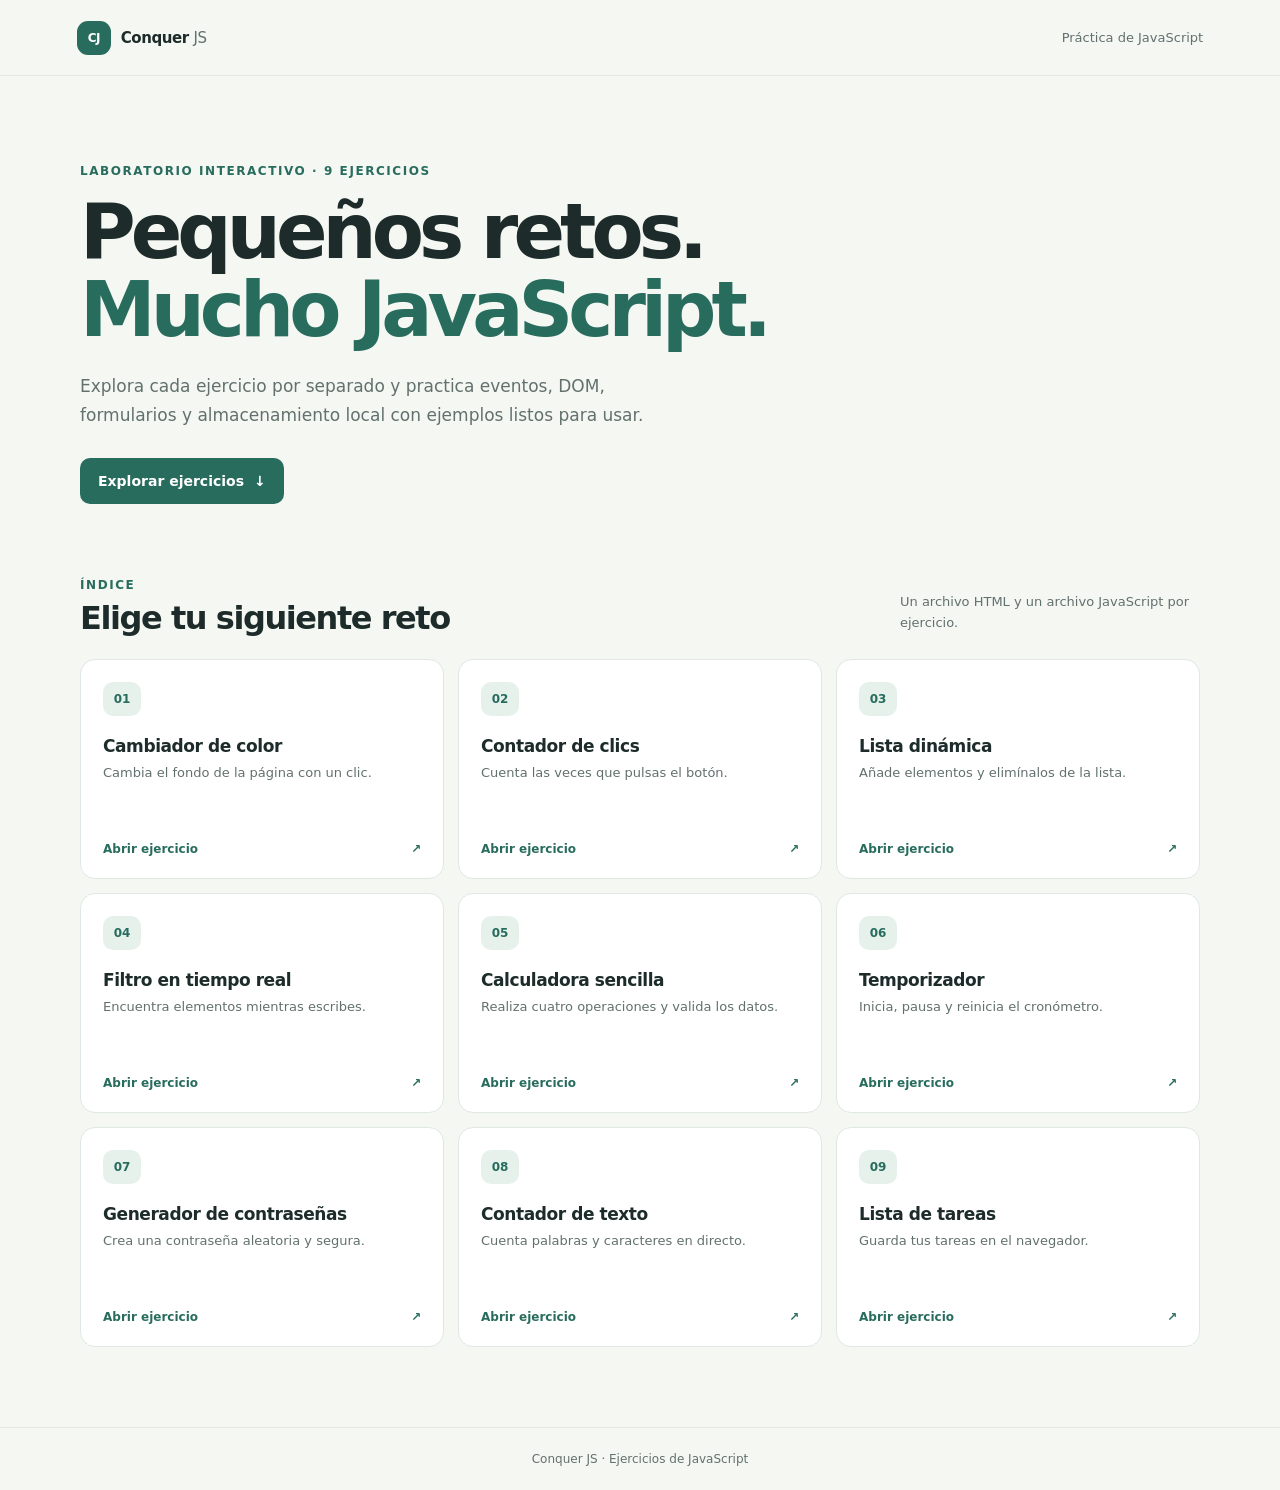
<file: conquer-js-ejercicios/index.html>
<!doctype html>
<html lang="es">
  <head>
    <meta charset="UTF-8" />
    <meta name="viewport" content="width=device-width, initial-scale=1" />
    <meta
      name="description"
      content="Nueve ejercicios interactivos para practicar JavaScript y el DOM."
    />
    <title>Conquer JS · Ejercicios</title>
    <link rel="stylesheet" href="styles.css" />
  </head>
  <body>
    <header class="site-header">
      <a class="brand" href="index.html" aria-label="Conquer JS, inicio">
        <span class="brand-mark">CJ</span>
        <span>Conquer <span class="brand-light">JS</span></span>
      </a>
      <span class="header-note">Práctica de JavaScript</span>
    </header>

    <main class="container">
      <section class="hero">
        <p class="eyebrow">Laboratorio interactivo · 9 ejercicios</p>
        <h1>Pequeños retos.<br /><span>Mucho JavaScript.</span></h1>
        <p class="hero-copy">
          Explora cada ejercicio por separado y practica eventos, DOM, formularios
          y almacenamiento local con ejemplos listos para usar.
        </p>
        <a class="button" href="#ejercicios">Explorar ejercicios <span aria-hidden="true">↓</span></a>
      </section>

      <section id="ejercicios" class="exercise-section" aria-labelledby="exercise-heading">
        <div class="section-heading">
          <div>
            <p class="eyebrow">Índice</p>
            <h2 id="exercise-heading">Elige tu siguiente reto</h2>
          </div>
          <p>Un archivo HTML y un archivo JavaScript por ejercicio.</p>
        </div>

        <div class="exercise-grid">
          <a class="exercise-card" href="js_ejercicio_1.html">
            <span class="exercise-number">01</span>
            <h3>Cambiador de color</h3>
            <p>Cambia el fondo de la página con un clic.</p>
            <span class="card-action">Abrir ejercicio <span aria-hidden="true">↗</span></span>
          </a>
          <a class="exercise-card" href="js_ejercicio_2.html">
            <span class="exercise-number">02</span>
            <h3>Contador de clics</h3>
            <p>Cuenta las veces que pulsas el botón.</p>
            <span class="card-action">Abrir ejercicio <span aria-hidden="true">↗</span></span>
          </a>
          <a class="exercise-card" href="js_ejercicio_3.html">
            <span class="exercise-number">03</span>
            <h3>Lista dinámica</h3>
            <p>Añade elementos y elimínalos de la lista.</p>
            <span class="card-action">Abrir ejercicio <span aria-hidden="true">↗</span></span>
          </a>
          <a class="exercise-card" href="js_ejercicio_4.html">
            <span class="exercise-number">04</span>
            <h3>Filtro en tiempo real</h3>
            <p>Encuentra elementos mientras escribes.</p>
            <span class="card-action">Abrir ejercicio <span aria-hidden="true">↗</span></span>
          </a>
          <a class="exercise-card" href="js_ejercicio_5.html">
            <span class="exercise-number">05</span>
            <h3>Calculadora sencilla</h3>
            <p>Realiza cuatro operaciones y valida los datos.</p>
            <span class="card-action">Abrir ejercicio <span aria-hidden="true">↗</span></span>
          </a>
          <a class="exercise-card" href="js_ejercicio_6.html">
            <span class="exercise-number">06</span>
            <h3>Temporizador</h3>
            <p>Inicia, pausa y reinicia el cronómetro.</p>
            <span class="card-action">Abrir ejercicio <span aria-hidden="true">↗</span></span>
          </a>
          <a class="exercise-card" href="js_ejercicio_7.html">
            <span class="exercise-number">07</span>
            <h3>Generador de contraseñas</h3>
            <p>Crea una contraseña aleatoria y segura.</p>
            <span class="card-action">Abrir ejercicio <span aria-hidden="true">↗</span></span>
          </a>
          <a class="exercise-card" href="js_ejercicio_8.html">
            <span class="exercise-number">08</span>
            <h3>Contador de texto</h3>
            <p>Cuenta palabras y caracteres en directo.</p>
            <span class="card-action">Abrir ejercicio <span aria-hidden="true">↗</span></span>
          </a>
          <a class="exercise-card" href="js_ejercicio_9.html">
            <span class="exercise-number">09</span>
            <h3>Lista de tareas</h3>
            <p>Guarda tus tareas en el navegador.</p>
            <span class="card-action">Abrir ejercicio <span aria-hidden="true">↗</span></span>
          </a>
        </div>
      </section>
    </main>

    <footer class="site-footer">
      <p>Conquer JS <span aria-hidden="true">·</span> Ejercicios de JavaScript</p>
    </footer>
  </body>
</html>
</file>
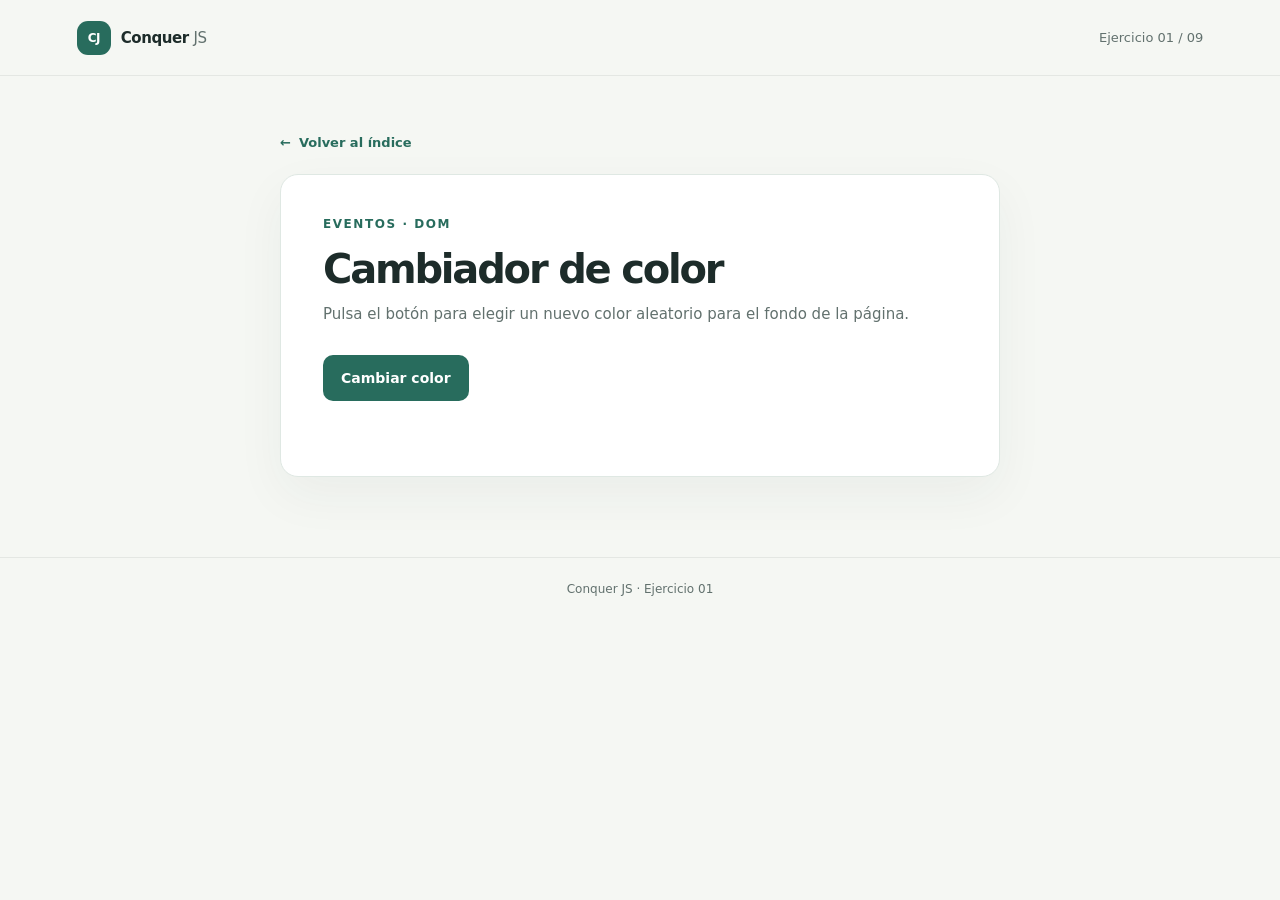
<file: conquer-js-ejercicios/js_ejercicio_1.html>
<!doctype html>
<html lang="es">
  <head>
    <meta charset="UTF-8" />
    <meta name="viewport" content="width=device-width, initial-scale=1" />
    <title>01 · Cambiador de color · Conquer JS</title>
    <link rel="stylesheet" href="styles.css" />
    <script src="js_ejercicio1.js" defer></script>
  </head>
  <body>
    <header class="site-header">
      <a class="brand" href="index.html"><span class="brand-mark">CJ</span><span>Conquer <span class="brand-light">JS</span></span></a>
      <span class="header-note">Ejercicio 01 / 09</span>
    </header>
    <main class="page-shell">
      <a class="back-link" href="index.html"><span aria-hidden="true">←</span> Volver al índice</a>
      <section class="exercise-panel">
        <p class="eyebrow">Eventos · DOM</p>
        <h1>Cambiador de color</h1>
        <p class="exercise-description">Pulsa el botón para elegir un nuevo color aleatorio para el fondo de la página.</p>
        <button class="button" id="change-color" type="button">Cambiar color</button>
        <p class="status" id="color-status" aria-live="polite"></p>
      </section>
    </main>
    <footer class="site-footer"><p>Conquer JS <span aria-hidden="true">·</span> Ejercicio 01</p></footer>
  </body>
</html>
</file>
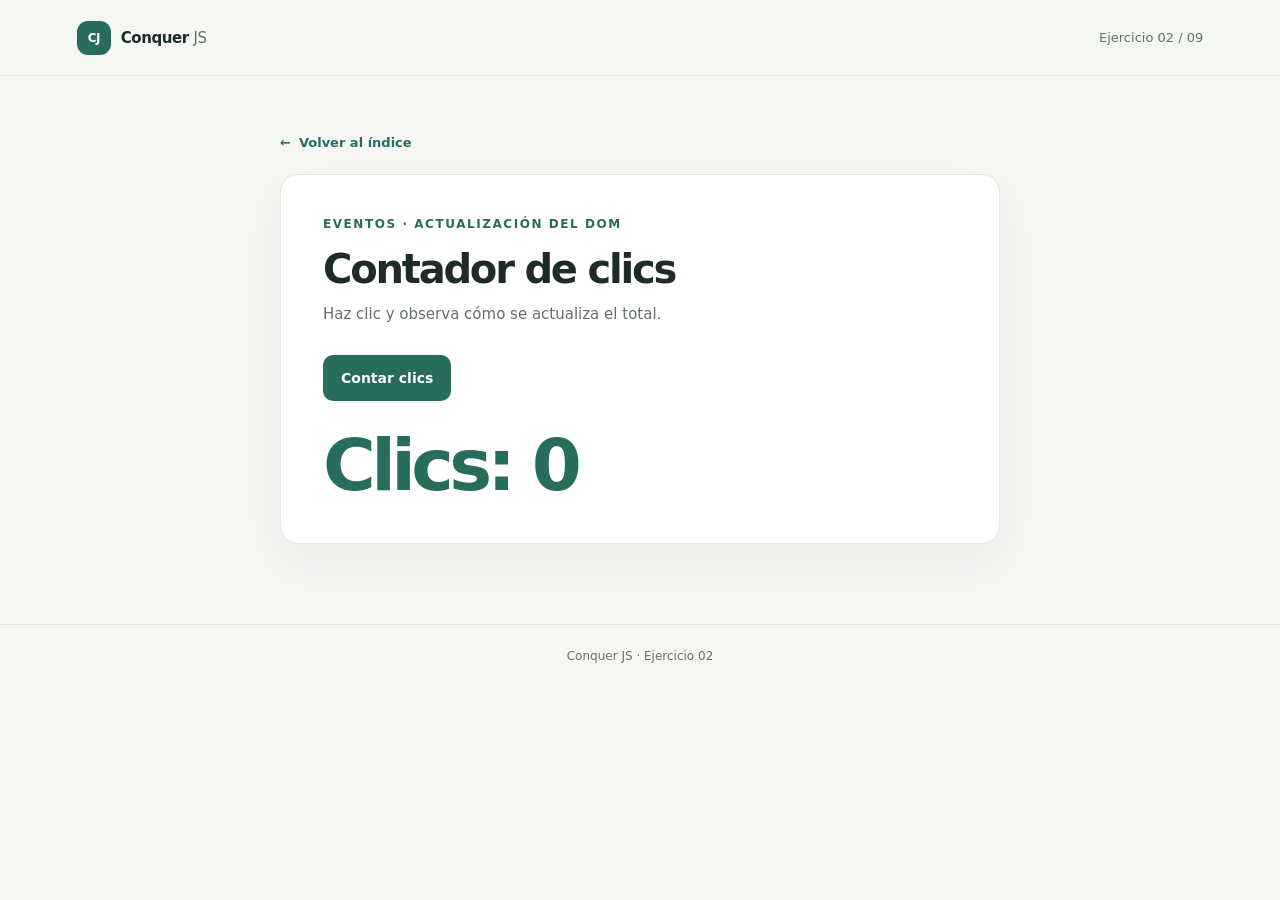
<file: conquer-js-ejercicios/js_ejercicio_2.html>
<!doctype html>
<html lang="es">
  <head>
    <meta charset="UTF-8" />
    <meta name="viewport" content="width=device-width, initial-scale=1" />
    <title>02 · Contador de clics · Conquer JS</title>
    <link rel="stylesheet" href="styles.css" />
    <script src="js_ejercicio2.js" defer></script>
  </head>
  <body>
    <header class="site-header">
      <a class="brand" href="index.html"><span class="brand-mark">CJ</span><span>Conquer <span class="brand-light">JS</span></span></a>
      <span class="header-note">Ejercicio 02 / 09</span>
    </header>
    <main class="page-shell">
      <a class="back-link" href="index.html"><span aria-hidden="true">←</span> Volver al índice</a>
      <section class="exercise-panel">
        <p class="eyebrow">Eventos · Actualización del DOM</p>
        <h1>Contador de clics</h1>
        <p class="exercise-description">Haz clic y observa cómo se actualiza el total.</p>
        <button class="button" id="count-clicks" type="button">Contar clics</button>
        <p class="counter-display" id="click-count" aria-live="polite">Clics: 0</p>
      </section>
    </main>
    <footer class="site-footer"><p>Conquer JS <span aria-hidden="true">·</span> Ejercicio 02</p></footer>
  </body>
</html>
</file>
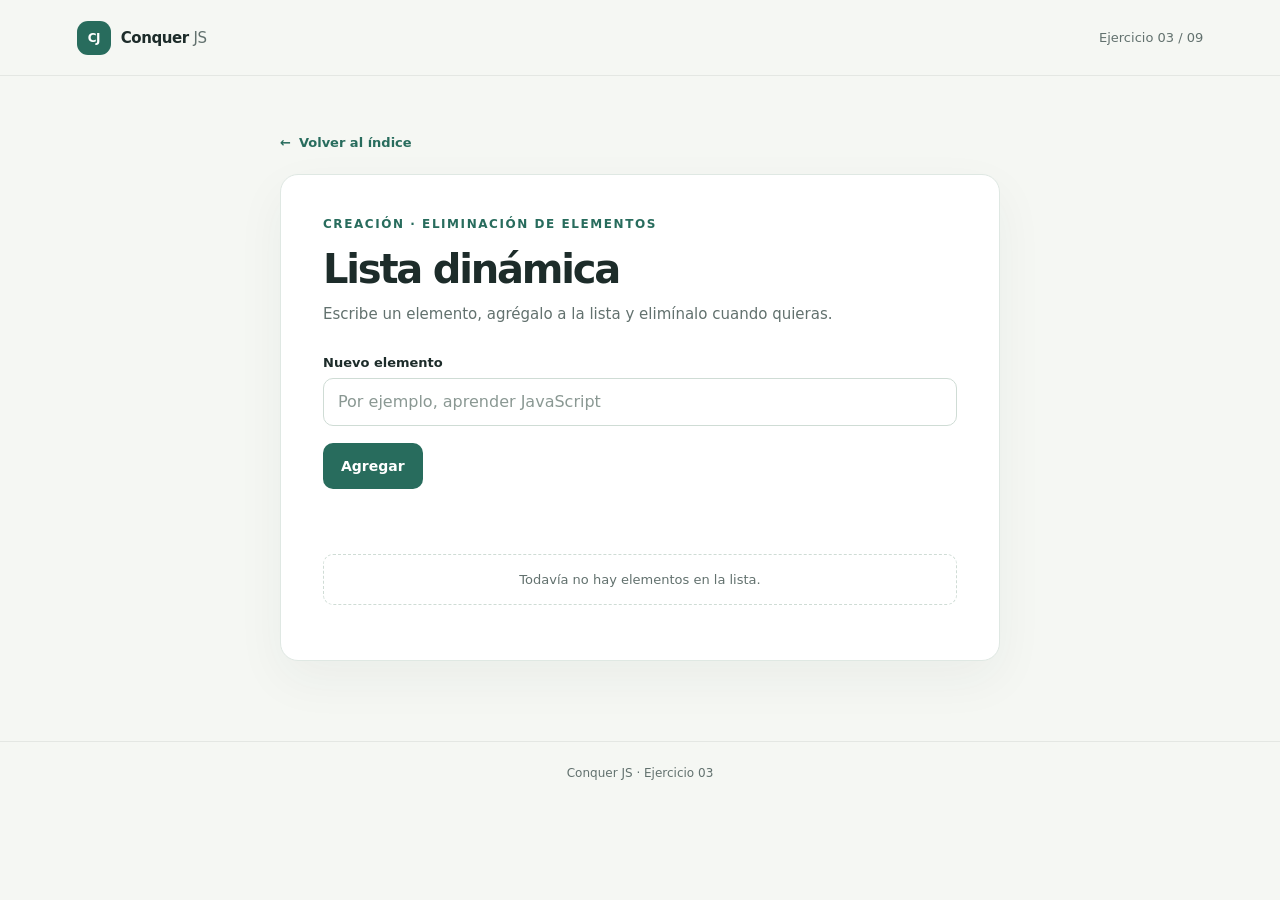
<file: conquer-js-ejercicios/js_ejercicio_3.html>
<!doctype html>
<html lang="es">
  <head>
    <meta charset="UTF-8" />
    <meta name="viewport" content="width=device-width, initial-scale=1" />
    <title>03 · Lista dinámica · Conquer JS</title>
    <link rel="stylesheet" href="styles.css" />
    <script src="js_ejercicio3.js" defer></script>
  </head>
  <body>
    <header class="site-header">
      <a class="brand" href="index.html"><span class="brand-mark">CJ</span><span>Conquer <span class="brand-light">JS</span></span></a>
      <span class="header-note">Ejercicio 03 / 09</span>
    </header>
    <main class="page-shell">
      <a class="back-link" href="index.html"><span aria-hidden="true">←</span> Volver al índice</a>
      <section class="exercise-panel">
        <p class="eyebrow">Creación · Eliminación de elementos</p>
        <h1>Lista dinámica</h1>
        <p class="exercise-description">Escribe un elemento, agrégalo a la lista y elimínalo cuando quieras.</p>
        <form id="item-form">
          <div class="field">
            <label for="item-input">Nuevo elemento</label>
            <input class="text-input" id="item-input" name="item" type="text" placeholder="Por ejemplo, aprender JavaScript" autocomplete="off" />
          </div>
          <button class="button" type="submit">Agregar</button>
        </form>
        <p class="status" id="list-status" aria-live="polite"></p>
        <ul class="item-list" id="item-list" aria-label="Elementos agregados"></ul>
        <p class="empty-state" id="empty-list">Todavía no hay elementos en la lista.</p>
      </section>
    </main>
    <footer class="site-footer"><p>Conquer JS <span aria-hidden="true">·</span> Ejercicio 03</p></footer>
  </body>
</html>
</file>
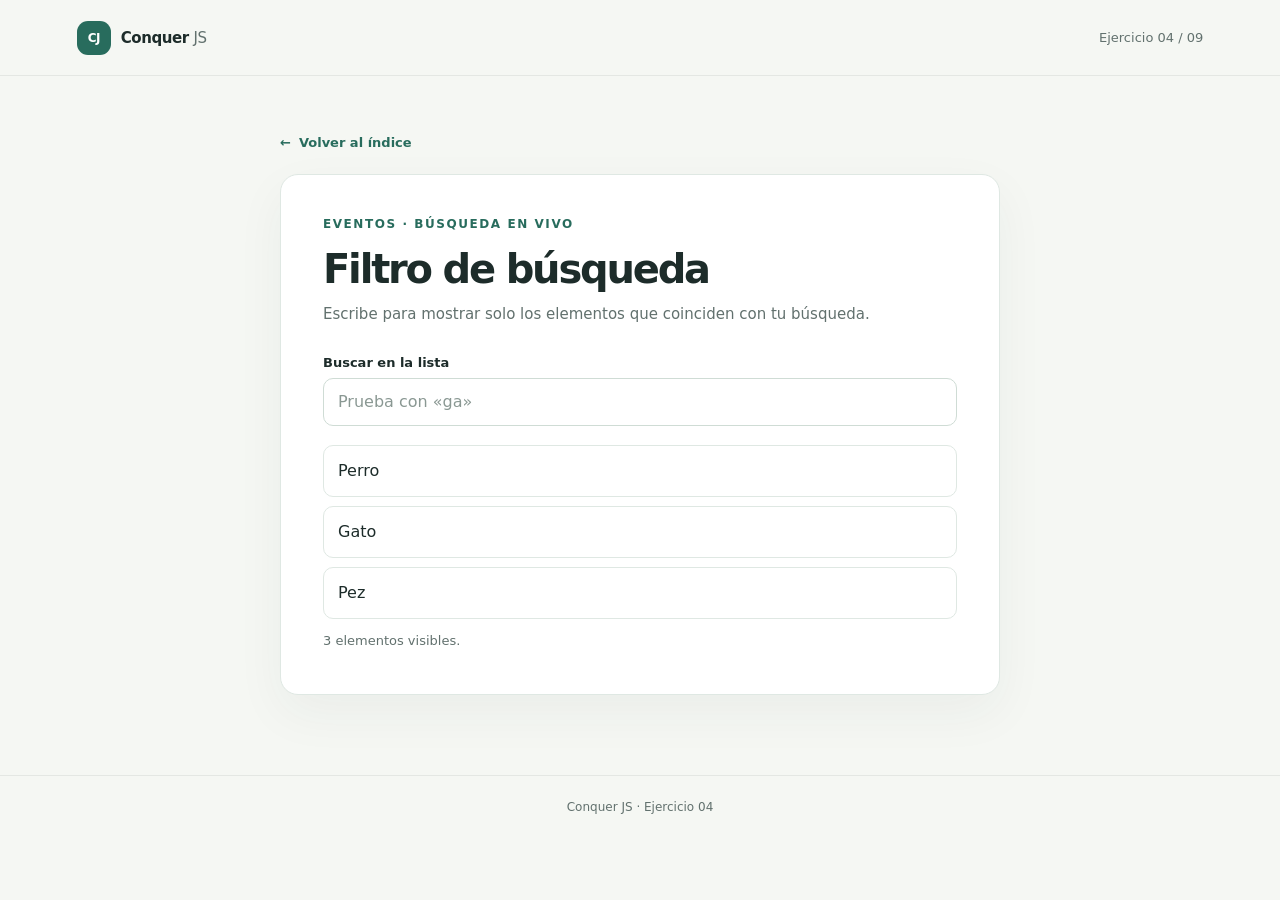
<file: conquer-js-ejercicios/js_ejercicio_4.html>
<!doctype html>
<html lang="es">
  <head>
    <meta charset="UTF-8" />
    <meta name="viewport" content="width=device-width, initial-scale=1" />
    <title>04 · Filtro en tiempo real · Conquer JS</title>
    <link rel="stylesheet" href="styles.css" />
    <script src="js_ejercicio4.js" defer></script>
  </head>
  <body>
    <header class="site-header">
      <a class="brand" href="index.html"><span class="brand-mark">CJ</span><span>Conquer <span class="brand-light">JS</span></span></a>
      <span class="header-note">Ejercicio 04 / 09</span>
    </header>
    <main class="page-shell">
      <a class="back-link" href="index.html"><span aria-hidden="true">←</span> Volver al índice</a>
      <section class="exercise-panel">
        <p class="eyebrow">Eventos · Búsqueda en vivo</p>
        <h1>Filtro de búsqueda</h1>
        <p class="exercise-description">Escribe para mostrar solo los elementos que coinciden con tu búsqueda.</p>
        <div class="field">
          <label for="search-input">Buscar en la lista</label>
          <input class="text-input" id="search-input" type="search" placeholder="Prueba con «ga»" autocomplete="off" />
        </div>
        <ul class="item-list filter-list" id="animal-list" aria-label="Animales">
          <li class="list-item" data-filter-item>Perro</li>
          <li class="list-item" data-filter-item>Gato</li>
          <li class="list-item" data-filter-item>Pez</li>
        </ul>
        <p class="status" id="filter-status" aria-live="polite"></p>
      </section>
    </main>
    <footer class="site-footer"><p>Conquer JS <span aria-hidden="true">·</span> Ejercicio 04</p></footer>
  </body>
</html>
</file>
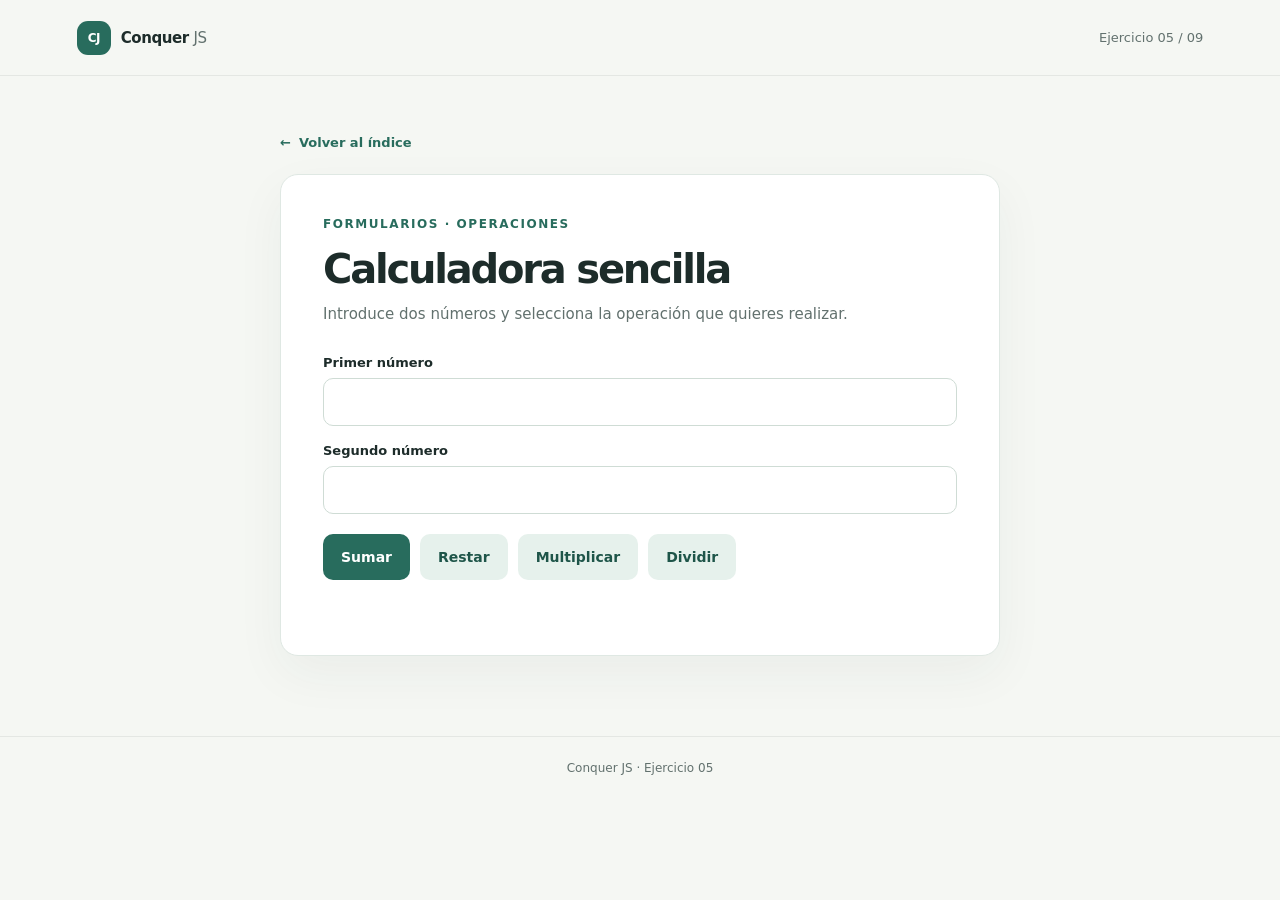
<file: conquer-js-ejercicios/js_ejercicio_5.html>
<!doctype html>
<html lang="es">
  <head>
    <meta charset="UTF-8" />
    <meta name="viewport" content="width=device-width, initial-scale=1" />
    <title>05 · Calculadora sencilla · Conquer JS</title>
    <link rel="stylesheet" href="styles.css" />
    <script src="js_ejercicio5.js" defer></script>
  </head>
  <body>
    <header class="site-header">
      <a class="brand" href="index.html"><span class="brand-mark">CJ</span><span>Conquer <span class="brand-light">JS</span></span></a>
      <span class="header-note">Ejercicio 05 / 09</span>
    </header>
    <main class="page-shell">
      <a class="back-link" href="index.html"><span aria-hidden="true">←</span> Volver al índice</a>
      <section class="exercise-panel">
        <p class="eyebrow">Formularios · Operaciones</p>
        <h1>Calculadora sencilla</h1>
        <p class="exercise-description">Introduce dos números y selecciona la operación que quieres realizar.</p>
        <form id="calculator-form" novalidate>
          <div class="field">
            <label for="first-number">Primer número</label>
            <input class="number-input" id="first-number" type="number" step="any" inputmode="decimal" />
          </div>
          <div class="field">
            <label for="second-number">Segundo número</label>
            <input class="number-input" id="second-number" type="number" step="any" inputmode="decimal" />
          </div>
          <div class="button-row" aria-label="Operaciones">
            <button class="button" type="button" data-operation="add">Sumar</button>
            <button class="button button-secondary" type="button" data-operation="subtract">Restar</button>
            <button class="button button-secondary" type="button" data-operation="multiply">Multiplicar</button>
            <button class="button button-secondary" type="button" data-operation="divide">Dividir</button>
          </div>
        </form>
        <p class="result" id="calculation-result" aria-live="polite"></p>
        <p class="status status-error" id="calculator-error" aria-live="polite"></p>
      </section>
    </main>
    <footer class="site-footer"><p>Conquer JS <span aria-hidden="true">·</span> Ejercicio 05</p></footer>
  </body>
</html>
</file>
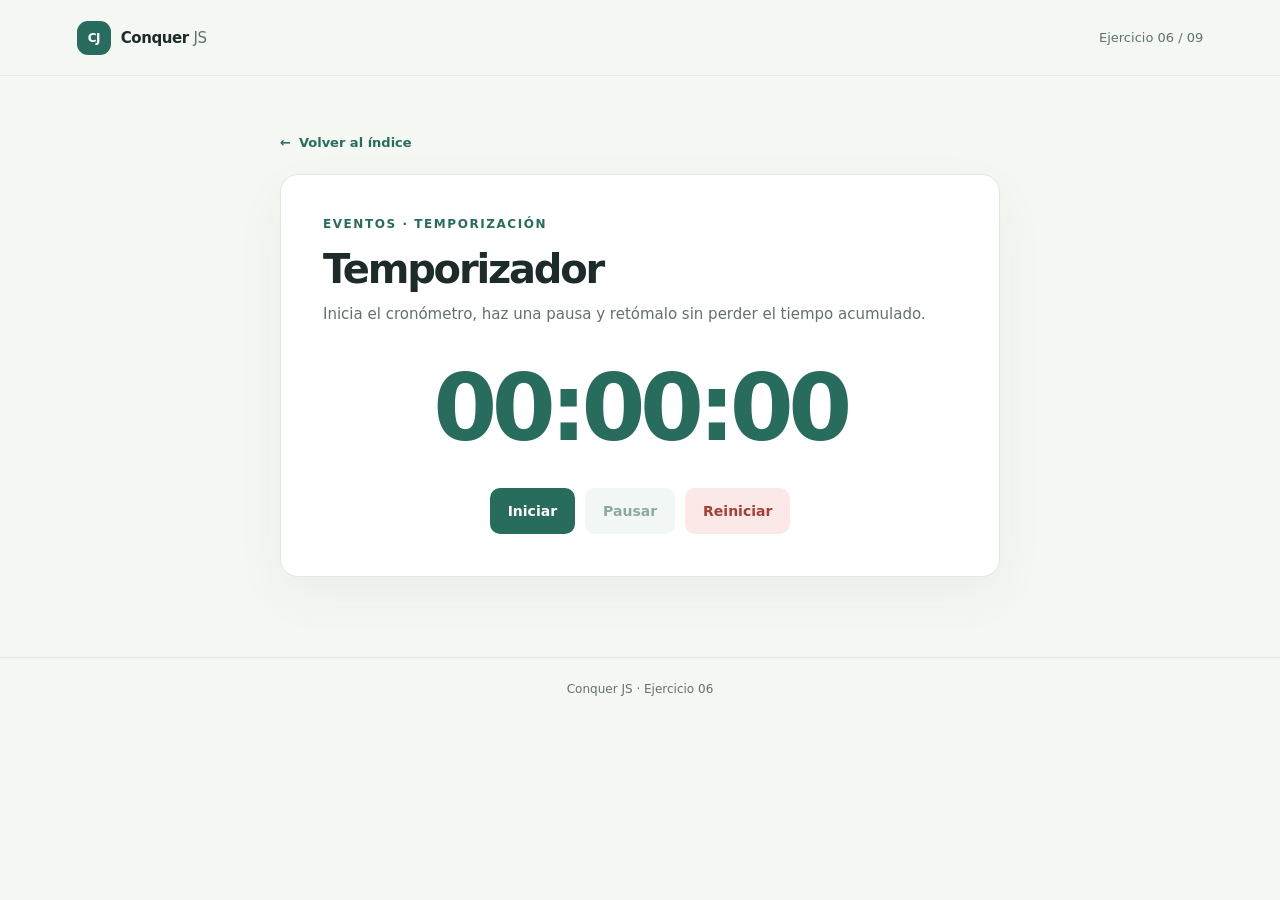
<file: conquer-js-ejercicios/js_ejercicio_6.html>
<!doctype html>
<html lang="es">
  <head>
    <meta charset="UTF-8" />
    <meta name="viewport" content="width=device-width, initial-scale=1" />
    <title>06 · Temporizador · Conquer JS</title>
    <link rel="stylesheet" href="styles.css" />
    <script src="js_ejercicio6.js" defer></script>
  </head>
  <body>
    <header class="site-header">
      <a class="brand" href="index.html"><span class="brand-mark">CJ</span><span>Conquer <span class="brand-light">JS</span></span></a>
      <span class="header-note">Ejercicio 06 / 09</span>
    </header>
    <main class="page-shell">
      <a class="back-link" href="index.html"><span aria-hidden="true">←</span> Volver al índice</a>
      <section class="exercise-panel">
        <p class="eyebrow">Eventos · Temporización</p>
        <h1>Temporizador</h1>
        <p class="exercise-description">Inicia el cronómetro, haz una pausa y retómalo sin perder el tiempo acumulado.</p>
        <p class="timer-display" id="timer-display" role="timer" aria-label="Tiempo transcurrido">00:00:00</p>
        <div class="button-row timer-controls">
          <button class="button" id="start-timer" type="button">Iniciar</button>
          <button class="button button-secondary" id="pause-timer" type="button" disabled>Pausar</button>
          <button class="button button-danger" id="reset-timer" type="button">Reiniciar</button>
        </div>
      </section>
    </main>
    <footer class="site-footer"><p>Conquer JS <span aria-hidden="true">·</span> Ejercicio 06</p></footer>
  </body>
</html>
</file>
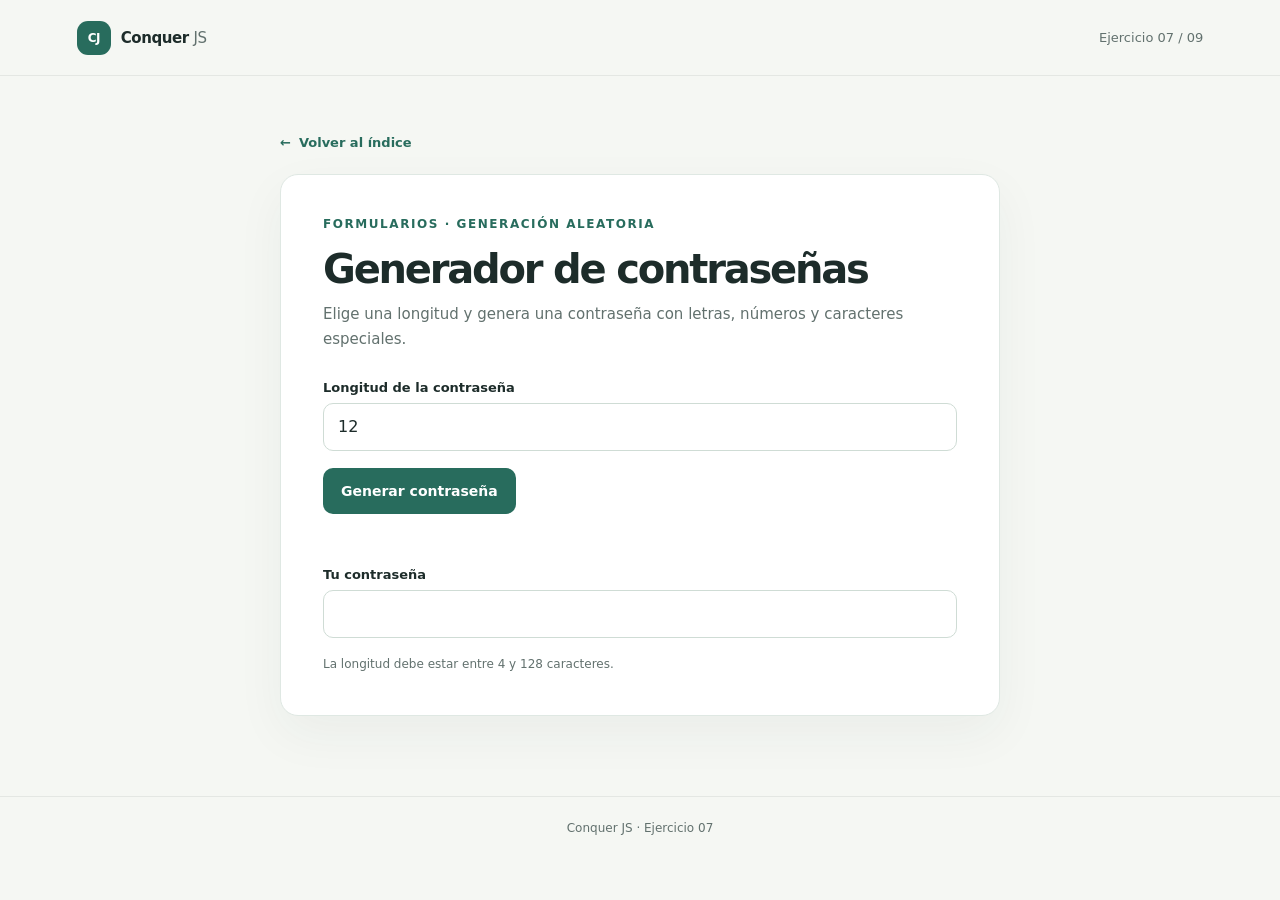
<file: conquer-js-ejercicios/js_ejercicio_7.html>
<!doctype html>
<html lang="es">
  <head>
    <meta charset="UTF-8" />
    <meta name="viewport" content="width=device-width, initial-scale=1" />
    <title>07 · Generador de contraseñas · Conquer JS</title>
    <link rel="stylesheet" href="styles.css" />
    <script src="js_ejercicio7.js" defer></script>
  </head>
  <body>
    <header class="site-header">
      <a class="brand" href="index.html"><span class="brand-mark">CJ</span><span>Conquer <span class="brand-light">JS</span></span></a>
      <span class="header-note">Ejercicio 07 / 09</span>
    </header>
    <main class="page-shell">
      <a class="back-link" href="index.html"><span aria-hidden="true">←</span> Volver al índice</a>
      <section class="exercise-panel">
        <p class="eyebrow">Formularios · Generación aleatoria</p>
        <h1>Generador de contraseñas</h1>
        <p class="exercise-description">Elige una longitud y genera una contraseña con letras, números y caracteres especiales.</p>
        <form id="password-form" novalidate>
          <div class="field">
            <label for="password-length">Longitud de la contraseña</label>
            <input class="number-input" id="password-length" type="number" min="4" max="128" step="1" value="12" inputmode="numeric" />
          </div>
          <button class="button" type="submit">Generar contraseña</button>
        </form>
        <p class="status status-error" id="password-error" aria-live="polite"></p>
        <div class="field password-output-field">
          <label for="generated-password">Tu contraseña</label>
          <input class="text-input" id="generated-password" type="text" readonly aria-live="polite" />
        </div>
        <p class="helper">La longitud debe estar entre 4 y 128 caracteres.</p>
      </section>
    </main>
    <footer class="site-footer"><p>Conquer JS <span aria-hidden="true">·</span> Ejercicio 07</p></footer>
  </body>
</html>
</file>
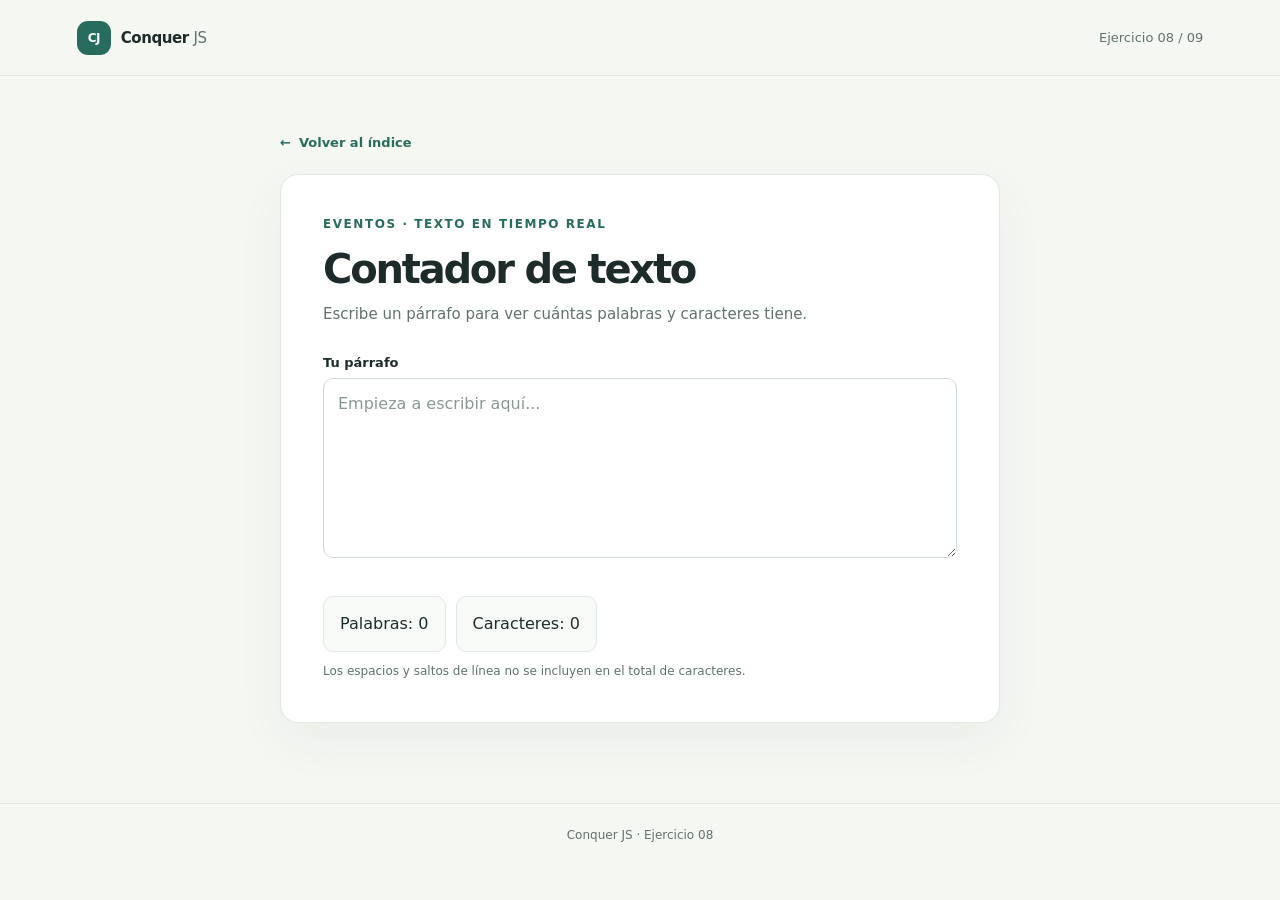
<file: conquer-js-ejercicios/js_ejercicio_8.html>
<!doctype html>
<html lang="es">
  <head>
    <meta charset="UTF-8" />
    <meta name="viewport" content="width=device-width, initial-scale=1" />
    <title>08 · Contador de palabras y caracteres · Conquer JS</title>
    <link rel="stylesheet" href="styles.css" />
    <script src="js_ejercicio8.js" defer></script>
  </head>
  <body>
    <header class="site-header">
      <a class="brand" href="index.html"><span class="brand-mark">CJ</span><span>Conquer <span class="brand-light">JS</span></span></a>
      <span class="header-note">Ejercicio 08 / 09</span>
    </header>
    <main class="page-shell">
      <a class="back-link" href="index.html"><span aria-hidden="true">←</span> Volver al índice</a>
      <section class="exercise-panel">
        <p class="eyebrow">Eventos · Texto en tiempo real</p>
        <h1>Contador de texto</h1>
        <p class="exercise-description">Escribe un párrafo para ver cuántas palabras y caracteres tiene.</p>
        <div class="field">
          <label for="paragraph-input">Tu párrafo</label>
          <textarea class="text-area" id="paragraph-input" placeholder="Empieza a escribir aquí..."></textarea>
        </div>
        <div class="button-row" aria-live="polite">
          <p class="result" id="word-count">Palabras: 0</p>
          <p class="result" id="character-count">Caracteres: 0</p>
        </div>
        <p class="helper">Los espacios y saltos de línea no se incluyen en el total de caracteres.</p>
      </section>
    </main>
    <footer class="site-footer"><p>Conquer JS <span aria-hidden="true">·</span> Ejercicio 08</p></footer>
  </body>
</html>
</file>
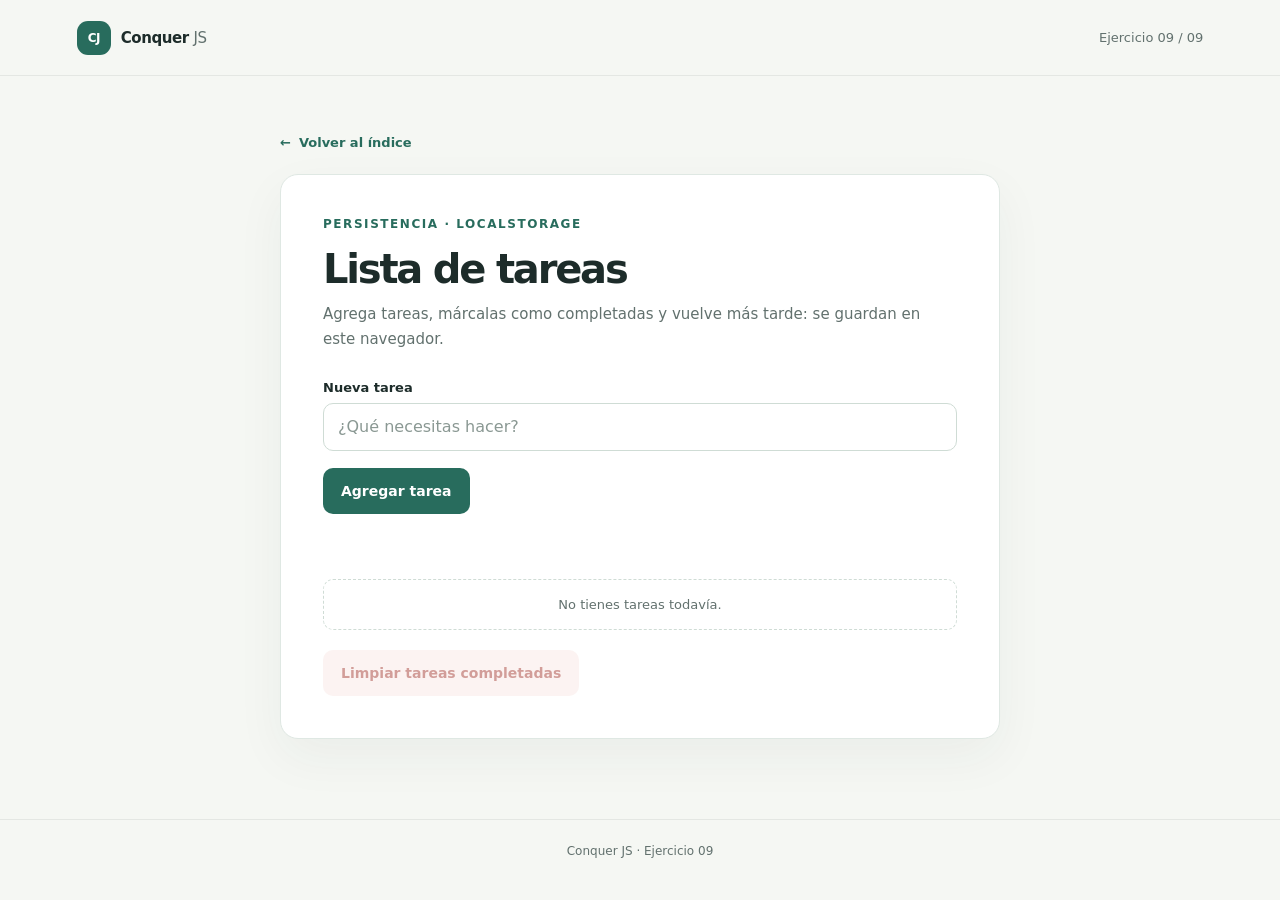
<file: conquer-js-ejercicios/js_ejercicio_9.html>
<!doctype html>
<html lang="es">
  <head>
    <meta charset="UTF-8" />
    <meta name="viewport" content="width=device-width, initial-scale=1" />
    <title>09 · Lista de tareas · Conquer JS</title>
    <link rel="stylesheet" href="styles.css" />
    <script src="js_ejercicio9.js" defer></script>
  </head>
  <body>
    <header class="site-header">
      <a class="brand" href="index.html"><span class="brand-mark">CJ</span><span>Conquer <span class="brand-light">JS</span></span></a>
      <span class="header-note">Ejercicio 09 / 09</span>
    </header>
    <main class="page-shell">
      <a class="back-link" href="index.html"><span aria-hidden="true">←</span> Volver al índice</a>
      <section class="exercise-panel">
        <p class="eyebrow">Persistencia · LocalStorage</p>
        <h1>Lista de tareas</h1>
        <p class="exercise-description">Agrega tareas, márcalas como completadas y vuelve más tarde: se guardan en este navegador.</p>
        <form id="task-form">
          <div class="field">
            <label for="task-input">Nueva tarea</label>
            <input class="text-input" id="task-input" type="text" placeholder="¿Qué necesitas hacer?" autocomplete="off" />
          </div>
          <button class="button" type="submit">Agregar tarea</button>
        </form>
        <p class="status" id="task-status" aria-live="polite"></p>
        <ul class="item-list" id="task-list" aria-label="Tus tareas"></ul>
        <p class="empty-state" id="empty-tasks">No tienes tareas todavía.</p>
        <div class="button-row">
          <button class="button button-danger" id="clear-completed" type="button" disabled>Limpiar tareas completadas</button>
        </div>
      </section>
    </main>
    <footer class="site-footer"><p>Conquer JS <span aria-hidden="true">·</span> Ejercicio 09</p></footer>
  </body>
</html>
</file>
<file: conquer-js-ejercicios/styles.css>
:root {
  color-scheme: light;
  --ink: #1d2c2a;
  --muted: #62716e;
  --accent: #286c5d;
  --accent-dark: #1e5549;
  --accent-soft: #e6f1ec;
  --surface: #ffffff;
  --line: #dfe8e3;
  --page-bg: #f5f7f3;
  --danger: #a63e36;
  font-family: Inter, ui-sans-serif, system-ui, -apple-system, BlinkMacSystemFont, "Segoe UI", sans-serif;
}

* {
  box-sizing: border-box;
}

html {
  scroll-behavior: smooth;
}

body {
  min-width: 320px;
  min-height: 100vh;
  margin: 0;
  color: var(--ink);
  background: var(--page-bg);
  transition: background-color 240ms ease;
}

a {
  color: inherit;
}

button,
input,
textarea {
  font: inherit;
}

button,
a,
input,
textarea {
  -webkit-tap-highlight-color: transparent;
}

:focus-visible {
  outline: 3px solid #e6a84b;
  outline-offset: 3px;
}

.site-header {
  display: flex;
  min-height: 76px;
  align-items: center;
  justify-content: space-between;
  padding: 0 max(6vw, 24px);
  border-bottom: 1px solid rgb(29 44 42 / 8%);
}

.brand {
  display: inline-flex;
  align-items: center;
  gap: 10px;
  color: var(--ink);
  font-size: 15px;
  font-weight: 800;
  letter-spacing: -0.03em;
  text-decoration: none;
}

.brand-mark {
  display: grid;
  width: 34px;
  height: 34px;
  place-items: center;
  border-radius: 11px;
  color: #fff;
  background: var(--accent);
  font-size: 12px;
  letter-spacing: -0.04em;
}

.brand-light,
.header-note {
  color: var(--muted);
  font-weight: 500;
}

.header-note {
  font-size: 13px;
}

.container {
  width: min(1120px, calc(100% - 48px));
  margin-inline: auto;
}

.hero {
  max-width: 760px;
  padding: 88px 0 74px;
}

.eyebrow {
  margin: 0 0 15px;
  color: var(--accent);
  font-size: 12px;
  font-weight: 800;
  letter-spacing: 0.13em;
  text-transform: uppercase;
}

.hero h1 {
  margin: 0;
  font-size: clamp(42px, 7vw, 76px);
  font-weight: 750;
  letter-spacing: -0.065em;
  line-height: 1.02;
}

.hero h1 span {
  color: var(--accent);
}

.hero-copy {
  max-width: 570px;
  margin: 24px 0 28px;
  color: var(--muted);
  font-size: 17px;
  line-height: 1.7;
}

.button {
  display: inline-flex;
  min-height: 46px;
  align-items: center;
  justify-content: center;
  gap: 10px;
  padding: 0 18px;
  border: 0;
  border-radius: 10px;
  color: #fff;
  background: var(--accent);
  cursor: pointer;
  font-size: 14px;
  font-weight: 700;
  text-decoration: none;
  transition: background-color 160ms ease, transform 160ms ease;
}

.button:hover {
  background: var(--accent-dark);
  transform: translateY(-1px);
}

.button-secondary {
  color: var(--accent-dark);
  background: var(--accent-soft);
}

.button-secondary:hover {
  color: #fff;
  background: var(--accent-dark);
}

.button-danger {
  color: var(--danger);
  background: #fae9e6;
}

.button-danger:hover {
  color: #fff;
  background: var(--danger);
}

.button:disabled {
  cursor: not-allowed;
  opacity: 0.5;
  transform: none;
}

.section-heading {
  display: flex;
  align-items: end;
  justify-content: space-between;
  gap: 24px;
  margin-bottom: 22px;
}

.section-heading .eyebrow {
  margin-bottom: 7px;
}

.section-heading h2 {
  margin: 0;
  font-size: clamp(23px, 4vw, 32px);
  letter-spacing: -0.045em;
}

.section-heading > p {
  max-width: 300px;
  margin: 0 0 3px;
  color: var(--muted);
  font-size: 13px;
  line-height: 1.6;
}

.exercise-section {
  padding-bottom: 80px;
}

.exercise-grid {
  display: grid;
  grid-template-columns: repeat(3, minmax(0, 1fr));
  gap: 14px;
}

.exercise-card {
  display: flex;
  min-height: 220px;
  flex-direction: column;
  align-items: flex-start;
  padding: 22px;
  border: 1px solid var(--line);
  border-radius: 15px;
  background: var(--surface);
  text-decoration: none;
  transition: border-color 160ms ease, box-shadow 160ms ease, transform 160ms ease;
}

.exercise-card:hover {
  border-color: #9abdb0;
  box-shadow: 0 12px 30px rgb(34 68 56 / 8%);
  transform: translateY(-3px);
}

.exercise-number {
  display: inline-grid;
  width: 38px;
  height: 34px;
  place-items: center;
  border-radius: 10px;
  color: var(--accent);
  background: var(--accent-soft);
  font-size: 12px;
  font-weight: 800;
}

.exercise-card h3 {
  margin: 20px 0 7px;
  font-size: 17px;
  letter-spacing: -0.025em;
}

.exercise-card p {
  margin: 0;
  color: var(--muted);
  font-size: 13px;
  line-height: 1.55;
}

.card-action {
  display: flex;
  width: 100%;
  justify-content: space-between;
  margin-top: auto;
  padding-top: 21px;
  color: var(--accent);
  font-size: 12px;
  font-weight: 750;
}

.site-footer {
  padding: 24px;
  border-top: 1px solid rgb(29 44 42 / 8%);
  color: var(--muted);
  font-size: 12px;
  text-align: center;
}

.site-footer p {
  margin: 0;
}

.page-shell {
  width: min(720px, calc(100% - 40px));
  margin: 56px auto 80px;
}

.back-link {
  display: inline-flex;
  align-items: center;
  gap: 8px;
  margin-bottom: 24px;
  color: var(--accent);
  font-size: 13px;
  font-weight: 700;
  text-decoration: none;
}

.back-link:hover {
  color: var(--accent-dark);
  text-decoration: underline;
}

.exercise-panel {
  padding: clamp(24px, 5vw, 42px);
  border: 1px solid var(--line);
  border-radius: 18px;
  background: var(--surface);
  box-shadow: 0 18px 50px rgb(34 68 56 / 5%);
}

.exercise-panel h1 {
  margin: 0 0 10px;
  font-size: clamp(28px, 5vw, 40px);
  letter-spacing: -0.055em;
}

.exercise-description {
  margin: 0 0 28px;
  color: var(--muted);
  font-size: 15px;
  line-height: 1.65;
}

.field {
  display: grid;
  gap: 8px;
  margin-bottom: 17px;
}

.field label,
.field-label {
  color: var(--ink);
  font-size: 13px;
  font-weight: 700;
}

.text-input,
.number-input,
.text-area {
  width: 100%;
  min-height: 48px;
  padding: 12px 14px;
  border: 1px solid #cfdcd5;
  border-radius: 10px;
  color: var(--ink);
  background: #fff;
}

.text-area {
  min-height: 180px;
  resize: vertical;
  line-height: 1.6;
}

.password-output-field {
  margin-top: 20px;
}

.text-input::placeholder,
.number-input::placeholder,
.text-area::placeholder {
  color: #8a9893;
}

.button-row {
  display: flex;
  flex-wrap: wrap;
  gap: 10px;
  margin-top: 20px;
}

.result {
  min-height: 52px;
  margin: 18px 0 0;
  padding: 15px 16px;
  border: 1px solid var(--line);
  border-radius: 10px;
  background: #f8faf8;
  line-height: 1.5;
  overflow-wrap: anywhere;
}

.result:empty {
  display: none;
}

.status {
  min-height: 21px;
  margin: 12px 0 0;
  color: var(--muted);
  font-size: 13px;
  line-height: 1.5;
}

.status-error {
  color: var(--danger);
}

.helper {
  margin: 10px 0 0;
  color: var(--muted);
  font-size: 12px;
  line-height: 1.5;
}

.counter-display {
  margin: 28px 0 0;
  color: var(--accent);
  font-size: clamp(42px, 10vw, 72px);
  font-weight: 750;
  letter-spacing: -0.065em;
  line-height: 1;
}

.counter-caption {
  margin: 8px 0 0;
  color: var(--muted);
  font-size: 14px;
}

.item-list {
  display: grid;
  gap: 9px;
  margin: 19px 0 0;
  padding: 0;
  list-style: none;
}

.list-item {
  display: flex;
  min-height: 52px;
  align-items: center;
  justify-content: space-between;
  gap: 12px;
  padding: 9px 10px 9px 14px;
  border: 1px solid var(--line);
  border-radius: 10px;
  background: #fff;
}

.list-item-content {
  display: flex;
  min-width: 0;
  align-items: center;
  gap: 11px;
}

.list-item-text {
  overflow-wrap: anywhere;
}

.list-item .button {
  min-height: 34px;
  flex: 0 0 auto;
  padding-inline: 12px;
  font-size: 12px;
}

.empty-state {
  padding: 17px;
  border: 1px dashed #cfdcd5;
  border-radius: 10px;
  color: var(--muted);
  font-size: 13px;
  text-align: center;
}

.timer-display {
  margin: 26px 0;
  color: var(--accent);
  font-variant-numeric: tabular-nums;
  font-size: clamp(52px, 13vw, 92px);
  font-weight: 750;
  letter-spacing: -0.06em;
  text-align: center;
}

.timer-controls {
  justify-content: center;
}

.filter-list .list-item[hidden] {
  display: none;
}

.task-checkbox {
  width: 18px;
  height: 18px;
  flex: 0 0 auto;
  accent-color: var(--accent);
}

.task-completed {
  color: var(--muted);
  text-decoration: line-through;
}

.visually-hidden {
  position: absolute;
  width: 1px;
  height: 1px;
  overflow: hidden;
  clip: rect(0, 0, 0, 0);
  white-space: nowrap;
  clip-path: inset(50%);
}

@media (max-width: 760px) {
  .exercise-grid {
    grid-template-columns: repeat(2, minmax(0, 1fr));
  }
}

@media (max-width: 520px) {
  .site-header {
    min-height: 66px;
    padding-inline: 20px;
  }

  .header-note {
    font-size: 11px;
  }

  .container {
    width: min(100% - 36px, 440px);
  }

  .hero {
    padding: 66px 0 54px;
  }

  .hero-copy {
    font-size: 15px;
  }

  .section-heading {
    display: block;
  }

  .section-heading > p {
    margin-top: 10px;
  }

  .exercise-grid {
    grid-template-columns: 1fr;
  }

  .exercise-card {
    min-height: 192px;
  }

  .page-shell {
    width: min(100% - 32px, 440px);
    margin-top: 34px;
  }

  .button-row > .button {
    flex: 1 1 auto;
  }
}
</file>
